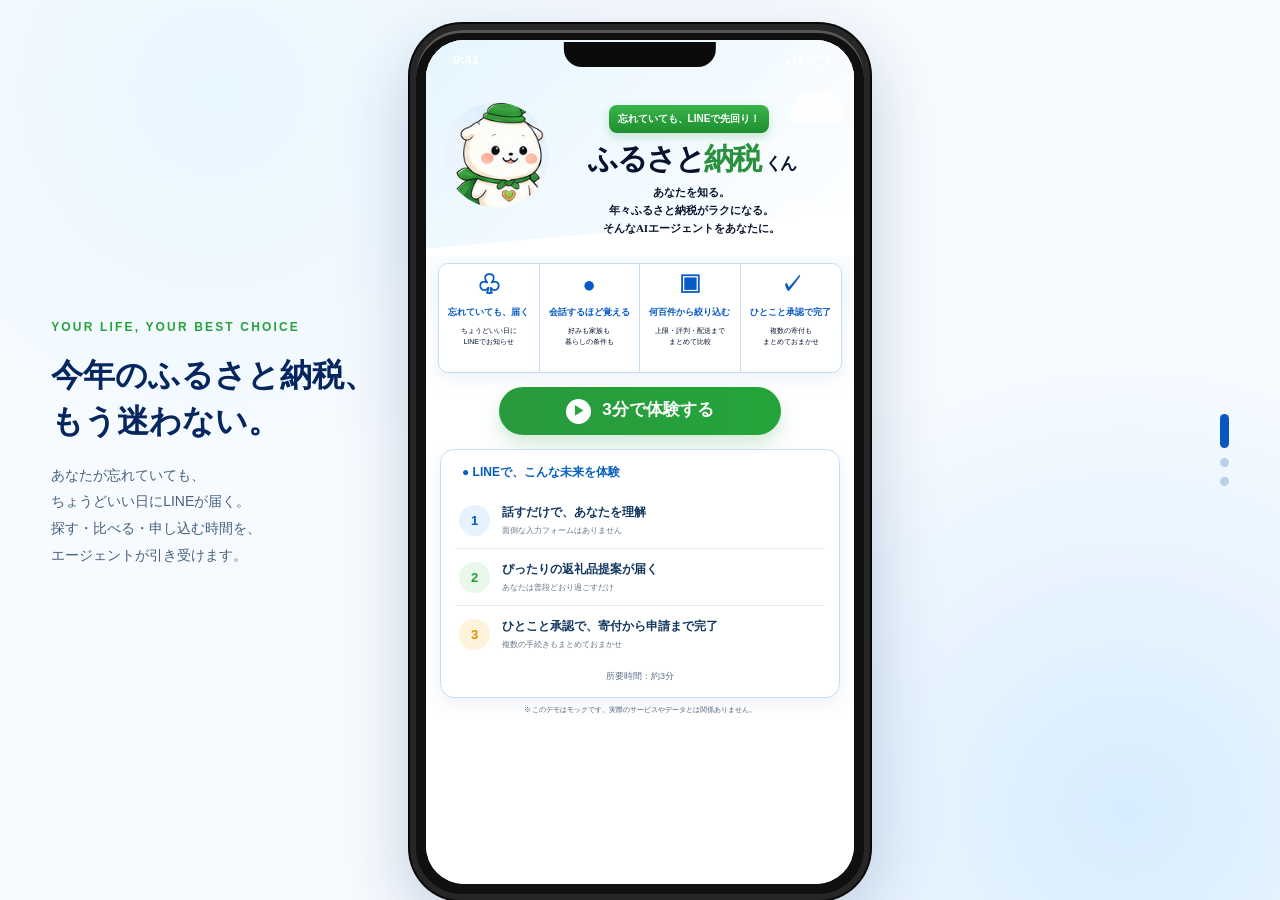
<file: index.html>
<!doctype html>
<html lang="ja">
<head>
  <meta charset="UTF-8">
  <meta name="viewport" content="width=device-width, initial-scale=1.0, viewport-fit=cover">
  <meta name="description" content="ふるさと納税エージェントの体験デモ">
  <title>ふるさと納税くん｜デモ</title>
  <script>
    const previewParams = new URLSearchParams(window.location.search);
    const previewDesign = previewParams.get('design');
    if (['a', 'b', 'c'].includes(previewDesign)) {
      document.documentElement.dataset.design = previewDesign;
    }
    if (previewParams.get('embed') === '1') document.documentElement.dataset.embed = '';
  </script>
  <link rel="stylesheet" href="styles.css">
  <link rel="stylesheet" href="design-variants.css">
  <style>
    /* LINEの実画面に合わせたチャット表示 */
    .screen-chat { background: #8faed0; }
    .chat-body { padding: 10px 8px 18px; background: #8faed0; }
    .message-row { gap: 7px; margin-bottom: 12px; }
    .mascot-tiny { width: 32px; height: 32px; }
    .profile-confirm-hero .profile-avatar {
      width: 50px;
      height: 50px;
      background-size: 800px 533px;
      background-position: -28px -267px;
      background-color: #fff;
    }
    .bubble {
      max-width: 76%;
      padding: 7px 10px;
      border-radius: 17px;
      font-size: 12px;
      font-weight: 400;
      line-height: 1.45;
    }
    .message-row.agent .bubble { border-radius: 3px 17px 17px 17px; }
    .message-row.agent .bubble::before {
      left: -6px;
      border-top-width: 7px;
      border-left-width: 7px;
    }
    .message-row.user .bubble {
      padding: 7px 10px;
      background: #8de055;
      border-radius: 17px 3px 17px 17px;
    }
    .message-row.user .bubble::after {
      right: -6px;
      border-top-width: 7px;
      border-right-width: 7px;
      border-top-color: #8de055;
    }
    /* 投稿日時・既読は吹き出しの外側（相手は右、自分は左）に置く */
    .message-row .bubble { flex: 0 1 auto; min-width: 0; }
    .message-row > time {
      flex: 0 0 auto;
      align-self: flex-end;
      font-size: 7px;
      font-weight: 500;
      line-height: 1.3;
      color: #40566a;
      white-space: nowrap;
    }
    .message-row.agent > time { margin-left: -2px; }
    .message-row.user > time { margin-right: -1px; text-align: right; }
    .chat-body .profile-confirm-card,
    .chat-body .proposal-card,
    .chat-body .review-card,
    .chat-body .complete-card,
    .chat-body .one-stop-card,
    .chat-body .memory-card { margin-left: 39px; }
    .quick-replies {
      right: 8px;
      left: 8px;
      width: auto;
      gap: 10px;
      padding: 10px 0 12px;
      pointer-events: none;
    }
    .quick-replies button,
    .quick-replies button:first-child {
      position: relative;
      max-width: calc(100% - 46px);
      width: fit-content;
      min-height: 0;
      padding: 8px 12px;
      border: 0;
      border-radius: 17px 3px 17px 17px;
      background: #d9f5c5;
      color: #17251a;
      text-align: left;
      font-size: 12px;
      font-weight: 400;
      line-height: 1.45;
      white-space: nowrap;
      box-shadow: none;
      pointer-events: auto;
    }
    .quick-replies button::after {
      content: "";
      position: absolute;
      right: -6px;
      top: 0;
      border-top: 7px solid #d9f5c5;
      border-right: 7px solid transparent;
    }
    /* 未選択の選択肢は薄い緑、押すと送信済みメッセージと同じ緑 */
    .quick-replies button:hover { background: #c9efad; box-shadow: none; }
    .quick-replies button:hover::after { border-top-color: #c9efad; }
    .quick-replies button:active { background: #8de055; }
    .quick-replies button:active::after { border-top-color: #8de055; }
    .quick-replies-label {
      margin: 0 0 -4px;
      color: #40566a;
      font-size: 8px;
      line-height: 1.3;
    }
    /* LINE実機（ライトブルーテーマ）のヘッダー・入力欄 */
    .phone-screen.is-chat .status-bar { color: #fff; background: #84d0ef; }
    .phone-screen.is-chat .status-icons i { background: #fff; }
    .phone-screen.is-chat .status-icons b { border-color: #fff; }
    .screen-chat .chat-header {
      display: flex;
      align-items: center;
      gap: 4px;
      height: 52px;
      padding: 0 8px 0 4px;
      background: #84d0ef;
      color: #fff;
      border: 0;
    }
    .chat-header svg,
    .composer svg {
      display: block;
      fill: none;
      stroke: currentColor;
      stroke-width: 1.8;
      stroke-linecap: round;
      stroke-linejoin: round;
    }
    .chat-header .icon-button {
      display: grid;
      place-items: center;
      width: 36px;
      height: 40px;
      padding: 0;
      color: #fff;
      transform: none;
    }
    .chat-header .icon-button svg { width: 23px; height: 23px; }
    .chat-header > #back-home svg { width: 24px; height: 24px; stroke-width: 1.6; }
    .chat-header .chat-title {
      flex: 1;
      display: flex;
      align-items: center;
      gap: 7px;
      min-width: 0;
      text-align: left;
    }
    .account-badge {
      display: grid;
      place-items: center;
      flex: 0 0 auto;
      width: 18px;
      height: 18px;
      border-radius: 50%;
      background: #2fcf6f;
    }
    .account-badge svg { width: 14px; height: 14px; fill: #fff; stroke: none; }
    .chat-header .chat-title h2 {
      margin: 0;
      color: #fff;
      font-size: 16px;
      font-weight: 700;
      white-space: nowrap;
      overflow: hidden;
      text-overflow: ellipsis;
    }
    .chat-header .chat-actions { display: flex; align-items: center; gap: 2px; }
    .chat-header .chat-actions .icon-button:first-child,
    .chat-header .chat-actions .icon-button:last-child { transform: none; font-size: inherit; }
    .screen-chat .composer {
      display: flex;
      align-items: center;
      gap: 12px;
      height: auto;
      min-height: 52px;
      padding: 8px 12px;
      border: 0;
      background: #e3f6fc;
      color: #7fcfea;
    }
    .composer > svg { flex: 0 0 auto; width: 23px; height: 23px; }
    .composer svg .fill { fill: currentColor; stroke: none; }
    .composer-input {
      flex: 1;
      display: flex;
      align-items: center;
      justify-content: flex-end;
      min-width: 0;
      height: 36px;
      padding: 0 6px;
      border: 1px solid #cdecf7;
      border-radius: 18px;
      background: #f4fbfe;
    }
    .composer-input svg { width: 24px; height: 24px; }
    /* iOSのドックアイコン */
    .dock i {
      overflow: hidden;
      background: none;
      font-size: 0;
      box-shadow: 0 2px 6px rgba(0, 0, 0, .12);
    }
    .dock i svg { display: block; width: 100%; height: 100%; }
  </style>
</head>
<body>
  <main class="demo-stage">
    <div class="stage-copy" aria-hidden="true">
      <span>YOUR LIFE, YOUR BEST CHOICE</span>
      <strong>今年のふるさと納税、<br>もう迷わない。</strong>
      <p>あなたが忘れていても、<br>ちょうどいい日にLINEが届く。<br>探す・比べる・申し込む時間を、<br>エージェントが引き受けます。</p>
    </div>

    <section class="phone" aria-label="ふるさと納税エージェント デモ">
      <div class="phone-speaker" aria-hidden="true"></div>
      <div class="phone-screen">
        <div class="status-bar" aria-hidden="true">
          <span>9:41</span>
          <div class="status-icons"><i></i><i></i><i></i><b></b></div>
        </div>

        <section class="screen screen-home is-active" data-screen="home" aria-label="ホーム画面">
          <header class="home-sky">
            <div class="cloud cloud-a"></div><div class="cloud cloud-b"></div>
            <div class="mascot mascot-large" role="img" aria-label="ふるさと納税くん"></div>
            <div class="agent-pill">忘れていても、LINEで先回り！</div>
            <h1>ふるさと<span>納税</span><small>くん</small></h1>
            <p>あなたを知る。<br>年々ふるさと納税がラクになる。<br>そんなAIエージェントをあなたに。</p>
          </header>

          <div class="benefits" aria-label="サービスの特徴">
            <article><b class="icon">♧</b><strong>忘れていても、届く</strong><span>ちょうどいい日に<br>LINEでお知らせ</span></article>
            <article><b class="icon">●</b><strong>会話するほど覚える</strong><span>好みも家族も<br>暮らしの条件も</span></article>
            <article><b class="icon">▣</b><strong>何百件から絞り込む</strong><span>上限・評判・配送まで<br>まとめて比較</span></article>
            <article><b class="icon">✓</b><strong>ひとこと承認で完了</strong><span>複数の寄付も<br>まとめておまかせ</span></article>
          </div>

          <button class="primary-cta" id="start-demo"><span>▶</span> 3分で体験する</button>

          <section class="journey-card">
            <div class="section-title">● LINEで、こんな未来を体験</div>
            <ol>
              <li><b>1</b><span><strong>話すだけで、あなたを理解</strong><small>面倒な入力フォームはありません</small></span></li>
              <li><b>2</b><span><strong>ぴったりの返礼品提案が届く</strong><small>あなたは普段どおり過ごすだけ</small></span></li>
              <li><b>3</b><span><strong>ひとこと承認で、寄付から申請まで完了</strong><small>複数の手続きもまとめておまかせ</small></span></li>
            </ol>
            <p>所要時間：約3分</p>
          </section>
          <p class="mock-note">※ このデモはモックです。実際のサービスやデータとは関係ありません。</p>
        </section>

        <section class="screen screen-notification" data-screen="notification" aria-label="通知画面">
          <div class="wallpaper" aria-hidden="true"><i></i><i></i><i></i></div>
          <div class="app-grid">
            <button class="chat-app" id="chat-app" aria-label="LINEを開く">
              <span class="app-icon"><img src="assets/LINE_APP_iOS.png" alt=""><b class="notify-badge">1</b></span>
              <strong>LINE</strong>
            </button>
          </div>
          <button class="notification-card" id="notification-card" aria-label="通知を開く">
            <img class="mini-app-icon" src="assets/LINE_APP_iOS.png" alt="LINE">
            <span class="notification-copy"><b>ふるさと納税くん</b><small>今</small><strong id="notification-message">あなたに合いそうな、いい返礼品を3つ見つけたよー！ 🎁</strong></span>
          </button>
          <div class="tap-guide"><span>↗</span><p>タップして<br>チャットを開く</p></div>
          <div class="dock" aria-hidden="true">
            <i><svg viewBox="0 0 60 60"><defs><linearGradient id="dock-green" x1="0" y1="0" x2="0" y2="1"><stop offset="0" stop-color="#84ef7c"/><stop offset="1" stop-color="#2dbd3b"/></linearGradient></defs><rect width="60" height="60" fill="url(#dock-green)"/><path fill="#fff" transform="translate(30 30) scale(1.18) translate(-30 -30)" d="M22.3 13.6c1.3-.4 2.7.2 3.4 1.4l3 5.4c.6 1.1.4 2.5-.5 3.4l-2.6 2.5c-.4.4-.5 1-.2 1.5 1.9 3.6 4.4 6.2 8 8.1.5.3 1.1.2 1.5-.2l2.5-2.6c.9-.9 2.3-1.1 3.4-.5l5.4 3c1.2.7 1.8 2.1 1.4 3.4l-.9 3c-.5 1.6-1.9 2.8-3.6 2.9-4 .2-9.9-1.4-15.9-7.4s-7.6-11.9-7.4-15.9c.1-1.7 1.3-3.1 2.9-3.6z"/></svg></i>
            <i><svg viewBox="0 0 60 60"><defs><linearGradient id="dock-blue" x1="0" y1="0" x2="0" y2="1"><stop offset="0" stop-color="#2cc0fb"/><stop offset="1" stop-color="#1566df"/></linearGradient></defs><rect width="60" height="60" fill="#fff"/><circle cx="30" cy="30" r="22.5" fill="url(#dock-blue)"/><circle cx="30" cy="30" r="19.5" fill="none" stroke="#fff" stroke-width="2.4" stroke-dasharray=".45 2.1" opacity=".9"/><g transform="rotate(45 30 30)"><path fill="#ff3b30" d="M27.4 30 30 9.5l2.6 20.5z"/><path fill="#fff" d="M27.4 30 30 50.5l2.6-20.5z"/></g></svg></i>
            <i><svg viewBox="0 0 60 60"><rect width="60" height="60" fill="url(#dock-green)"/><ellipse cx="30" cy="28.5" rx="19" ry="15" fill="#fff"/><path fill="#fff" d="M17.4 37.5c-.3 3.6-1.8 6.1-4.3 7.6 4.4.3 8.4-1 11.4-3.7z"/></svg></i>
            <i><svg viewBox="0 0 60 60"><defs><linearGradient id="dock-red" x1="0" y1="0" x2="0" y2="1"><stop offset="0" stop-color="#fd6a80"/><stop offset="1" stop-color="#f7253d"/></linearGradient></defs><rect width="60" height="60" fill="url(#dock-red)"/><g fill="#fff"><path d="M23 19.5 42.5 14v5.6L25.8 24.4V42h-2.8z"/><path d="M39.7 15h2.8v23h-2.8z"/><ellipse cx="19.8" cy="42.5" rx="6.2" ry="4.9" transform="rotate(-18 19.8 42.5)"/><ellipse cx="36.5" cy="38.5" rx="6.2" ry="4.9" transform="rotate(-18 36.5 38.5)"/></g></svg></i>
          </div>
        </section>

        <section class="screen screen-chat" data-screen="chat" aria-label="チャット画面">
          <header class="chat-header">
            <button class="icon-button" id="back-home" aria-label="ホームに戻る"><svg viewBox="0 0 24 24" aria-hidden="true"><path d="M15 3.5 6.5 12l8.5 8.5"/></svg></button>
            <div class="chat-title"><span class="account-badge" aria-hidden="true"><svg viewBox="0 0 24 24"><path d="m12 6.6 1.6 3.3 3.6.5-2.6 2.5.6 3.6-3.2-1.7-3.2 1.7.6-3.6-2.6-2.5 3.6-.5z"/></svg></span><h2>ふるさと納税くん</h2></div>
            <div class="chat-actions">
              <button class="icon-button" aria-label="トーク内検索"><svg viewBox="0 0 24 24" aria-hidden="true"><circle cx="10.5" cy="10.5" r="7.5"/><path d="M10.5 6.5v4.2l2.8 1.6M16 16l5 5"/></svg></button>
              <button class="icon-button" aria-label="メニュー"><svg viewBox="0 0 24 24" aria-hidden="true"><path d="M4 5.5h16M4 12h16M4 18.5h16"/></svg></button>
              <button class="icon-button" aria-label="設定"><svg viewBox="0 0 24 24" aria-hidden="true"><circle cx="12" cy="12" r="3"/><path d="M19.4 15a1.65 1.65 0 0 0 .33 1.82l.06.06a2 2 0 0 1-2.83 2.83l-.06-.06a1.65 1.65 0 0 0-1.82-.33 1.65 1.65 0 0 0-1 1.51V21a2 2 0 0 1-4 0v-.09A1.65 1.65 0 0 0 9 19.4a1.65 1.65 0 0 0-1.82.33l-.06.06a2 2 0 0 1-2.83-2.83l.06-.06a1.65 1.65 0 0 0 .33-1.82 1.65 1.65 0 0 0-1.51-1H3a2 2 0 0 1 0-4h.09A1.65 1.65 0 0 0 4.6 9a1.65 1.65 0 0 0-.33-1.82l-.06-.06a2 2 0 0 1 2.83-2.83l.06.06a1.65 1.65 0 0 0 1.82.33H9a1.65 1.65 0 0 0 1-1.51V3a2 2 0 0 1 4 0v.09a1.65 1.65 0 0 0 1 1.51 1.65 1.65 0 0 0 1.82-.33l.06-.06a2 2 0 0 1 2.83 2.83l-.06.06a1.65 1.65 0 0 0-.33 1.82V9a1.65 1.65 0 0 0 1.51 1H21a2 2 0 0 1 0 4h-.09a1.65 1.65 0 0 0-1.51 1z"/></svg></button>
            </div>
          </header>
          <div class="chat-body" id="chat-body" aria-live="polite">
            <div class="day-label">1月1日</div>
            <div id="dynamic-messages"></div>
          </div>
          <div class="quick-replies is-hidden" id="quick-replies"></div>
          <div class="composer" aria-hidden="true">
            <svg viewBox="0 0 24 24"><path d="M12 3v18M3 12h18"/></svg>
            <svg viewBox="0 0 24 24"><path d="M8.5 5.5 9.8 3.5h4.4l1.3 2H19a2 2 0 0 1 2 2V18a2 2 0 0 1-2 2H5a2 2 0 0 1-2-2V7.5a2 2 0 0 1 2-2z"/><circle cx="12" cy="12.5" r="3.5"/></svg>
            <svg viewBox="0 0 24 24"><rect x="3.5" y="3.5" width="17" height="17" rx="2.5"/><path class="fill" d="m7.5 16.5 5-6.5 4 6.5z"/><circle class="fill" cx="16" cy="8" r="1.2"/></svg>
            <div class="composer-input"><svg viewBox="0 0 24 24"><circle cx="12" cy="12" r="9"/><circle class="fill" cx="9" cy="10" r="1.1"/><circle class="fill" cx="15" cy="10" r="1.1"/><path d="M8.3 14.2a4.5 4.5 0 0 0 7.4 0"/></svg></div>
            <svg viewBox="0 0 24 24"><rect x="9" y="3" width="6" height="11" rx="3"/><path d="M5.5 11a6.5 6.5 0 0 0 13 0M12 17.5V21"/></svg>
          </div>
        </section>
        <button class="demo-ending" id="demo-ending" hidden aria-label="デモは終了です。体験ありがとうございました。タップしてホームへ戻る">
          <strong>デモは終了です。</strong>
          <span>体験ありがとうございました。</span>
          <small>タップしてホームへ戻る</small>
        </button>
        <div class="time-transition" id="time-transition" aria-hidden="true"><small id="transition-label">プロフィールを保存しました</small><strong id="transition-title">数ヶ月後</strong><span id="transition-date">5月1日</span></div>
      </div>
    </section>

    <nav class="screen-dots" aria-label="画面進行"><button class="is-current" data-nav="home" aria-label="ホーム画面"></button><button data-nav="notification" aria-label="通知画面"></button><button data-nav="chat" aria-label="チャット画面"></button></nav>
  </main>
  <script src="app.js"></script>
</body>
</html>
</file>
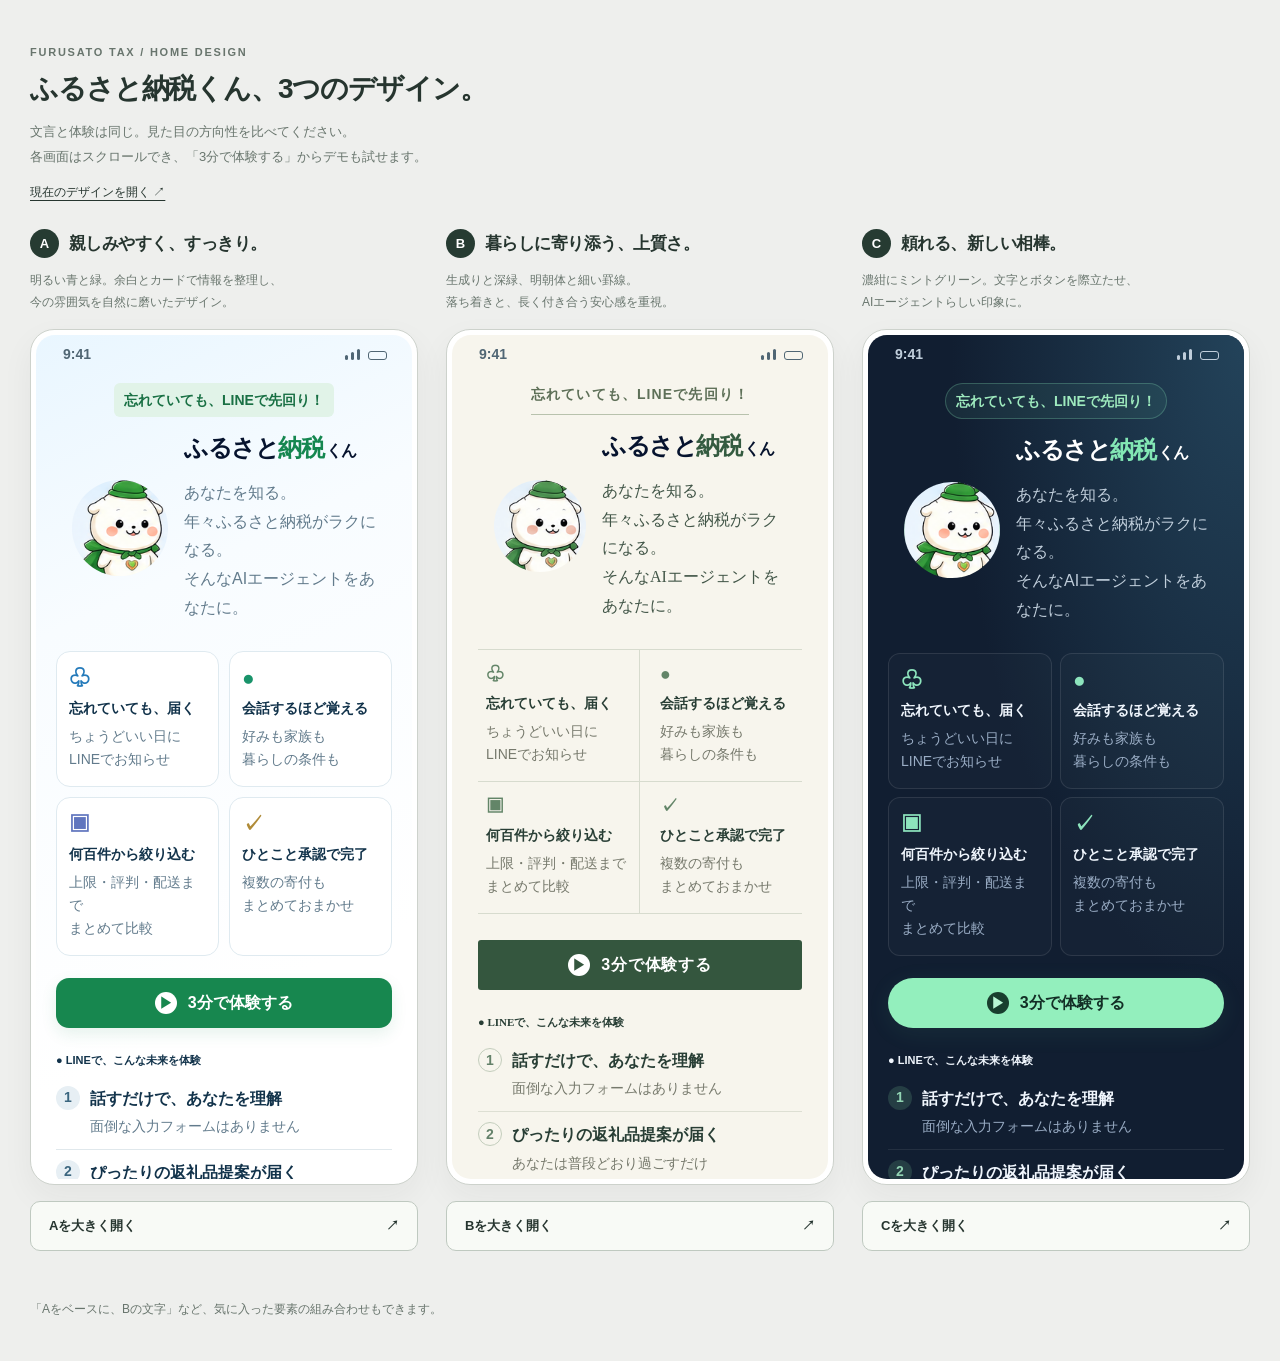
<file: designs.html>
<!doctype html>
<html lang="ja">
<head>
<meta charset="UTF-8">
<meta name="viewport" content="width=device-width, initial-scale=1">
<title>ホームデザイン比較｜ふるさと納税くん</title>
<style>
*{box-sizing:border-box}body{margin:0;background:#eeefed;color:#26352f;font-family:-apple-system,BlinkMacSystemFont,"Hiragino Sans","Yu Gothic UI",sans-serif}a{color:inherit}header{max-width:1320px;margin:auto;padding:42px 30px 28px}.eyebrow{font-size:11px;letter-spacing:.16em;color:#68756d;font-weight:700}h1{font-size:28px;letter-spacing:-.04em;margin:10px 0 12px}header p{font-size:13px;line-height:1.9;color:#68756d;margin:0}.original{display:inline-block;margin-top:15px;font-size:12px;text-underline-offset:4px}.grid{max-width:1320px;margin:0 auto;padding:0 30px 48px;display:grid;grid-template-columns:repeat(3,minmax(0,1fr));gap:28px}.option{min-width:0}.label{display:flex;gap:10px;align-items:center;margin-bottom:12px}.letter{display:grid;place-items:center;width:29px;height:29px;border-radius:50%;background:#263b32;color:white;font-size:13px;font-weight:700}h2{margin:0;font-size:17px;letter-spacing:-.03em}.description{font-size:12px;color:#68756d;line-height:1.8;min-height:44px;margin:0 0 15px}.device{border:1px solid #cdd2cc;border-radius:24px;background:#fff;padding:5px;box-shadow:0 12px 32px #2031290d;overflow:hidden}iframe{display:block;width:100%;height:844px;border:0;border-radius:19px;background:#fff}.open{display:flex;align-items:center;justify-content:space-between;border:1px solid #bfc9c0;border-radius:10px;text-decoration:none;font-size:13px;font-weight:600;padding:15px 18px;margin-top:16px;background:#f8faf6}.open:hover{background:#e1e8df}.open:focus-visible,.original:focus-visible{outline:3px solid #1e724b;outline-offset:4px}.foot{max-width:1320px;margin:0 auto;padding:0 30px 40px;color:#68756d;font-size:12px;line-height:1.8}@media(max-width:1000px){.grid{gap:16px;padding:0 16px 40px}header{padding-left:20px;padding-right:20px}iframe{height:800px}.description{min-height:65px}h2{font-size:15px}}@media(max-width:1100px){.grid{grid-template-columns:1fr;max-width:440px;gap:36px}header{max-width:440px;padding-top:28px}h1{font-size:25px}.description{min-height:0}iframe{height:800px}.foot{max-width:440px}}
</style>
</head>
<body>
<header>
  <span class="eyebrow">FURUSATO TAX / HOME DESIGN</span>
  <h1>ふるさと納税くん、3つのデザイン。</h1>
  <p>文言と体験は同じ。見た目の方向性を比べてください。<br>各画面はスクロールでき、「3分で体験する」からデモも試せます。</p>
  <a class="original" href="./index.html" target="_blank" rel="noopener">現在のデザインを開く ↗</a>
</header>
<main class="grid">
  <section class="option">
    <div class="label"><span class="letter">A</span><h2>親しみやすく、すっきり。</h2></div>
    <p class="description">明るい青と緑。余白とカードで情報を整理し、<br>今の雰囲気を自然に磨いたデザイン。</p>
    <div class="device"><iframe src="./index.html?design=a&amp;embed=1" title="A：親しみやすい青と緑のデザイン"></iframe></div>
    <a class="open" href="./index.html?design=a" target="_blank" rel="noopener">Aを大きく開く <span aria-hidden="true">↗</span></a>
  </section>
  <section class="option">
    <div class="label"><span class="letter">B</span><h2>暮らしに寄り添う、上質さ。</h2></div>
    <p class="description">生成りと深緑、明朝体と細い罫線。<br>落ち着きと、長く付き合う安心感を重視。</p>
    <div class="device"><iframe src="./index.html?design=b&amp;embed=1" title="B：生成りと深緑の落ち着いたデザイン"></iframe></div>
    <a class="open" href="./index.html?design=b" target="_blank" rel="noopener">Bを大きく開く <span aria-hidden="true">↗</span></a>
  </section>
  <section class="option">
    <div class="label"><span class="letter">C</span><h2>頼れる、新しい相棒。</h2></div>
    <p class="description">濃紺にミントグリーン。文字とボタンを際立たせ、<br>AIエージェントらしい印象に。</p>
    <div class="device"><iframe src="./index.html?design=c&amp;embed=1" title="C：濃紺とミントグリーンのデザイン"></iframe></div>
    <a class="open" href="./index.html?design=c" target="_blank" rel="noopener">Cを大きく開く <span aria-hidden="true">↗</span></a>
  </section>
</main>
<p class="foot">「Aをベースに、Bの文字」など、気に入った要素の組み合わせもできます。</p>
</body>
</html>
</file>
<file: styles.css>
:root{--navy:#06265f;--blue:#0757bf;--green:#26a33c;--pale:#eaf6ff;--ink:#07142d;--line:#c7def8;--shadow:0 24px 70px rgba(6,38,95,.22)}
.chat-body .profile-confirm-card,.chat-body .proposal-card,.chat-body .review-card,.chat-body .complete-card,.chat-body .one-stop-card,.chat-body .memory-card{margin-left:43px}
*{box-sizing:border-box}html,body{margin:0;min-height:100%;font-family:-apple-system,BlinkMacSystemFont,"Hiragino Sans","Yu Gothic UI",Meiryo,sans-serif;color:var(--ink)}button{font:inherit}body{background:radial-gradient(circle at 17% 10%,#e9f7ff 0,transparent 30%),radial-gradient(circle at 88% 90%,#d7edff 0,transparent 34%),#f7fbff;overflow:hidden}.demo-stage{height:100vh;min-height:760px;display:grid;place-items:center;position:relative;padding:24px}.stage-copy{position:absolute;left:max(4vw,38px);top:50%;transform:translateY(-50%);width:330px;color:var(--navy)}.stage-copy span{font-size:12px;font-weight:800;letter-spacing:.18em;color:var(--green)}.stage-copy strong{display:block;font-size:32px;line-height:1.45;margin:17px 0}.stage-copy p{font-size:14px;line-height:1.9;color:#47617f}.phone{height:min(920px,calc(100vh - 44px));aspect-ratio:9/19.3;background:#101010;border:6px solid #262626;border-radius:52px;padding:10px;box-shadow:0 3px 0 #555 inset,0 0 0 2px #090909,var(--shadow);position:relative}.phone-speaker{position:absolute;z-index:20;top:12px;left:50%;transform:translateX(-50%);width:34%;height:25px;border-radius:0 0 18px 18px;background:#0b0b0c}.phone-screen{height:100%;border-radius:38px;overflow:hidden;position:relative;background:#fff}.status-bar{height:38px;position:absolute;inset:0 0 auto;z-index:15;color:#fff;display:flex;align-items:center;justify-content:space-between;padding:0 25px 0 27px;font-size:13px;font-weight:800;pointer-events:none}.status-icons{display:flex;align-items:flex-end;gap:3px}.status-icons i{display:block;width:3px;background:white;border-radius:2px}.status-icons i:nth-child(1){height:5px}.status-icons i:nth-child(2){height:8px}.status-icons i:nth-child(3){height:11px}.status-icons b{width:19px;height:9px;border:1.5px solid white;border-radius:3px;margin-left:5px}.screen{position:absolute;inset:0;opacity:0;visibility:hidden;transform:translateX(30px);transition:opacity .38s ease,transform .38s ease,visibility .38s;overflow:hidden}.screen.is-active{opacity:1;visibility:visible;transform:none}.screen-home{background:linear-gradient(#eff9ff,#fff 43%);overflow-y:auto;padding-bottom:18px}.home-sky{height:215px;position:relative;padding-top:72px;text-align:center;background:linear-gradient(135deg,#e5f5ff,#fff)}.home-sky:after{content:"";position:absolute;inset:auto 0 0;height:45px;background:linear-gradient(175deg,transparent 45%,#fff 46%)}.cloud{position:absolute;width:55px;height:19px;background:white;border-radius:20px;opacity:.9}.cloud:before,.cloud:after{content:"";position:absolute;background:white;border-radius:50%}.cloud:before{width:25px;height:25px;left:8px;top:-11px}.cloud:after{width:32px;height:32px;right:3px;top:-14px}.cloud-a{top:64px;right:10px}.cloud-b{top:165px;right:30px;transform:scale(.7)}.agent-pill{position:relative;z-index:3;display:inline-block;background:linear-gradient(#39b54a,#1e8d30);color:#fff;border-radius:8px;padding:8px 12px 9px;font-size:12px;font-weight:800;box-shadow:0 4px 10px rgba(35,155,54,.23)}.home-sky h1{position:relative;z-index:2;margin:12px 0 2px 118px;font-family:serif;font-size:36px;line-height:1;color:#06132e;letter-spacing:-3px}.home-sky h1 span{color:#29913d}.home-sky h1 small{font-size:20px;margin-left:5px}.home-sky p{position:relative;z-index:2;margin:10px 0 0 120px;font-family:serif;font-weight:700;font-size:13px;line-height:1.7}.mascot{background-image:url("assets/design-reference.png");background-repeat:no-repeat;flex:0 0 auto}.mascot-large{position:absolute;z-index:4;left:18px;top:56px;width:128px;height:151px;background-size:1536px 1024px;background-position:-37px -63px}.benefits{margin:8px 12px 14px;display:grid;grid-template-columns:repeat(4,1fr);border:1px solid var(--line);border-radius:10px;overflow:hidden;background:#fff;box-shadow:0 5px 14px rgba(35,92,148,.08)}.benefits article{text-align:center;padding:10px 3px 9px;min-height:108px;border-right:1px solid var(--line)}.benefits article:last-child{border:0}.benefits .icon{display:block;color:#075bc6;font-size:22px;line-height:1;margin-bottom:9px}.benefits strong{display:block;color:#075bc6;font-size:9px;line-height:1.65;white-space:nowrap}.benefits span{display:block;margin-top:5px;font-size:7px;line-height:1.6}.primary-cta{display:block;width:66%;height:48px;border:0;border-radius:28px;margin:0 auto 14px;color:white;background:linear-gradient(90deg,#299a3d,#24a43b);font-size:17px;font-weight:800;box-shadow:0 8px 18px rgba(38,160,57,.22);cursor:pointer;transition:.2s}.primary-cta:hover{transform:translateY(-2px);box-shadow:0 11px 24px rgba(38,160,57,.32)}.primary-cta span{display:inline-grid;place-items:center;width:25px;height:25px;border-radius:50%;background:#fff;color:#2ba33e;margin-right:6px;font-size:12px}.profile-card{margin:0 11px;border:1px solid var(--line);border-radius:12px;background:rgba(255,255,255,.9);padding:7px}.section-title{font-size:12px;font-weight:800;color:#0860bd;padding:1px 7px 8px}.section-title small{font-size:7px;font-weight:600}.profile-head{display:flex;align-items:center;border:1px solid #d5e5fa;border-radius:9px;padding:6px 10px;height:81px}.profile-avatar{width:65px;height:68px;background-image:url("assets/design-reference.png");background-size:1536px 1024px;background-position:-54px -515px;background-repeat:no-repeat;border-radius:50%;margin-right:12px}.profile-head h2{font-size:15px;margin:0 0 5px}.profile-head h2 small{font-size:10px}.profile-head h2 em{font-style:normal;font-size:9px;color:#1462b8;background:#ddebff;border-radius:12px;padding:5px 8px}.profile-head p{font-size:10px;margin:2px 0;font-weight:700}.profile-head p strong{font-size:15px}.profile-grid{display:grid;grid-template-columns:1fr 1fr;gap:5px;margin-top:6px}.profile-grid article{border:1px solid #bed9fb;border-radius:8px;padding:7px 9px;min-height:67px}.profile-grid h3{margin:0 0 4px;font-size:11px;color:#ff4b6b}.profile-grid h3 span{color:#075bc6;margin-left:4px}.profile-grid p{font-size:8.5px;line-height:1.55;margin:0}.mock-note{text-align:center;font-size:7px;color:#52657d;margin:9px 0 0}.screen-notification{background:linear-gradient(145deg,#06306f 0%,#006084 40%,#02a48e 100%)}.wallpaper{position:absolute;inset:0;overflow:hidden}.wallpaper i{position:absolute;background:rgba(0,199,174,.36);clip-path:polygon(100% 0,15% 30%,100% 100%)}.wallpaper i:nth-child(1){width:420px;height:500px;right:-150px;top:0}.wallpaper i:nth-child(2){width:500px;height:500px;left:-120px;bottom:-170px;transform:rotate(30deg);background:rgba(1,27,107,.38)}.wallpaper i:nth-child(3){width:350px;height:400px;right:-150px;bottom:-60px;background:rgba(0,220,174,.32)}.app-grid{position:absolute;top:85px;left:31px}.chat-app{border:0;background:transparent;color:white;cursor:pointer;padding:0;text-align:left}.app-icon{display:grid;place-items:center;width:70px;height:70px;border-radius:18px;background:linear-gradient(145deg,#00df63,#00b63e);position:relative;box-shadow:0 8px 20px rgba(0,0,0,.18)}.app-icon i,.mini-app-icon{font-style:normal;color:#00c84e;background:white;border-radius:50%;width:42px;height:32px;display:grid;place-items:center}.notify-badge{position:absolute;right:-7px;top:-9px;width:25px;height:25px;border-radius:50%;background:#ff3926;color:#fff;display:grid;place-items:center;font-size:14px}.chat-app strong{display:block;font-size:11px;margin-top:10px}.notification-card{position:absolute;z-index:4;top:205px;left:18px;right:18px;border:0;border-radius:17px;background:rgba(244,250,255,.88);backdrop-filter:blur(12px);padding:16px 14px;display:flex;gap:12px;text-align:left;box-shadow:0 8px 30px rgba(0,0,0,.12);cursor:pointer;color:var(--ink);animation:drop-in .65s cubic-bezier(.2,.8,.2,1)}.mini-app-icon{width:43px;height:43px;background:#06cb4f;color:#fff;font-size:0}.mini-app-icon:after{content:"●";font-size:13px;color:#06cb4f;background:white;border-radius:50%;width:29px;height:23px;display:grid;place-items:center}.notification-copy{flex:1;position:relative}.notification-copy>b{font-size:15px}.notification-copy small{position:absolute;right:0;top:2px;color:#44515f}.notification-copy strong{font-size:13px;line-height:1.7;display:block;margin-top:13px}.tap-guide{position:absolute;top:425px;left:0;right:0;text-align:center;color:white}.tap-guide span{font-size:65px;display:block;transform:rotate(-15deg);font-family:serif}.tap-guide p{font-size:18px;line-height:1.6;margin:-2px 0}.dock{position:absolute;left:17px;right:17px;bottom:17px;height:82px;border-radius:24px;background:rgba(255,255,255,.2);backdrop-filter:blur(12px);display:flex;align-items:center;justify-content:space-around}.dock i{font-style:normal;width:53px;height:53px;border-radius:13px;background:#0ec859;color:#fff;display:grid;place-items:center;font-size:26px}.dock i:nth-child(2){background:#0aaaf3}.dock i:nth-child(3){background:#1db7e8}.dock i:nth-child(4){background:linear-gradient(#eee,#65686c)}
.screen-chat{background:#dcefff;padding-top:38px;display:flex;flex-direction:column}.chat-header{height:57px;background:linear-gradient(90deg,#07306b,#05275e);display:flex;align-items:center;padding:7px 8px;color:white;flex:0 0 auto}.chat-header .icon-button{border:0;background:transparent;color:#fff;font-size:29px;line-height:1;cursor:pointer;padding:3px 7px}.chat-header h2{font-size:14px;margin:0}.chat-header p{font-size:7px;margin:2px 0 0;font-weight:700}.chat-header p i{display:inline-block;width:7px;height:7px;border-radius:50%;background:#41c944}.header-spacer{flex:1}.mascot-small{width:38px;height:38px;background-size:420px 280px;background-position:-10px -17px;border-radius:50%;margin-right:7px}.chat-body{flex:1;overflow-y:auto;padding:11px 10px 18px;scroll-behavior:smooth;background:linear-gradient(135deg,rgba(255,255,255,.25),rgba(131,190,246,.35))}.chat-body::-webkit-scrollbar{width:0}.day-label{text-align:center;font-size:8px;color:#5d7390;margin-bottom:7px}.message-row{display:flex;align-items:flex-start;margin:0 0 9px;gap:7px;animation:message-in .35s ease both}.message-row.user{justify-content:flex-end}.mascot-tiny{width:34px;height:34px;border-radius:50%;background-size:420px 280px;background-position:-10px -17px}.bubble{position:relative;max-width:76%;border-radius:12px;background:white;padding:10px 11px 15px;font-size:10.5px;font-weight:650;line-height:1.55;box-shadow:0 2px 6px rgba(17,65,118,.05)}.message-row.user .bubble{background:#aee66f;border-radius:12px 2px 12px 12px;padding-bottom:9px}.bubble time{position:absolute;right:-29px;bottom:1px;font-size:6px;color:#526275;font-weight:500;white-space:nowrap}.message-row.user .bubble time{right:auto;left:-37px;text-align:right}.proposal-card{background:white;border-radius:14px;padding:11px 10px;margin:5px 5px 11px 25px;box-shadow:0 4px 13px rgba(35,80,130,.08)}.proposal-card h3{font-size:10px;margin:0 0 8px}.products{display:grid;grid-template-columns:repeat(3,1fr);gap:5px}.products>div{min-width:0}.product-photo{height:57px;border-radius:5px;display:flex;align-items:flex-end;padding:4px;color:white;text-shadow:0 1px 3px #000;font-size:7px;font-weight:800;background-image:linear-gradient(135deg,rgba(0,0,0,.05),rgba(0,0,0,.2)),url("assets/design-reference.png");background-size:1536px 1024px}.product-photo.beef{background-position:-1010px -542px}.product-photo.paper{background-position:-1154px -542px}.product-photo.rice{background-position:-1300px -542px}.products b{display:block;font-size:7px;line-height:1.35;margin-top:3px;white-space:nowrap;overflow:hidden;text-overflow:ellipsis}.products strong{display:block;font-size:9px;margin-top:2px}.products em{font-style:normal;background:#28a341;color:#fff;padding:2px 4px;border-radius:3px;font-size:6px}.products em.cold{background:#0870d6}.proposal-summary{display:grid;grid-template-columns:.8fr 1fr 1.5fr;margin-top:9px;padding-top:8px;border-top:1px solid #e2e8ef}.proposal-summary p{margin:0;padding:0 7px;border-right:1px solid #e1e6ed;font-size:7px}.proposal-summary p:first-child{padding-left:0}.proposal-summary p span,.proposal-summary p strong{display:block}.proposal-summary p strong{font-size:10px;margin-top:3px}.proposal-summary p i{display:block;height:5px;background:#e6e9ed;border-radius:3px;margin-top:5px}.proposal-summary p i b{display:block;width:88%;height:100%;background:#36a448;border-radius:3px}.proposal-summary ul{list-style:none;margin:0;padding:0 0 0 9px;font-size:6px;line-height:1.7}.proposal-summary li:before{content:"✓";color:#22a63e;font-weight:800;margin-right:4px}.proposal-summary li:first-child{color:#ff4367;font-weight:800}.quick-replies{height:45px;display:flex;gap:6px;align-items:center;padding:5px 11px;background:#dcefff;overflow-x:auto;flex:0 0 auto}.quick-replies button{flex:1;min-width:max-content;height:31px;border:1px solid #249b37;border-radius:18px;background:#fff;color:#17364a;font-size:9px;font-weight:700;padding:0 12px;cursor:pointer;transition:.2s}.quick-replies button:first-child{background:#2aa23f;color:white}.quick-replies button:hover{transform:translateY(-1px);box-shadow:0 4px 10px rgba(28,110,44,.16)}.quick-replies.is-hidden{display:none}.composer{height:50px;display:flex;align-items:center;gap:11px;padding:6px 11px;background:white;flex:0 0 auto;color:#53657c}.composer b{font-size:23px;font-weight:300}.composer p{flex:1;height:33px;border-radius:18px;background:#f1f3f6;color:#acb5c0;margin:0;padding:9px 13px;font-size:8px}.screen-dots{position:absolute;right:max(4vw,38px);top:50%;transform:translateY(-50%);display:flex;flex-direction:column;gap:10px}.screen-dots button{width:9px;height:9px;border:0;border-radius:50%;background:#b8d1e9;padding:0;cursor:pointer}.screen-dots button.is-current{height:34px;border-radius:6px;background:var(--blue)}.processing-card,.complete-card{margin:8px 4px 12px 25px;background:white;border-radius:14px;padding:14px;box-shadow:0 5px 18px rgba(21,72,127,.12);animation:message-in .35s ease both}.processing-card h3,.complete-card h3{font-size:12px;margin:0 0 10px}.steps{display:grid;gap:8px}.step{display:flex;align-items:center;gap:8px;font-size:9px;color:#8a97a6}.step i{width:18px;height:18px;border:2px solid #cad4de;border-radius:50%;display:grid;place-items:center;font-style:normal;font-size:8px}.step.is-done{color:#17344e;font-weight:700}.step.is-done i{border-color:#28a442;background:#28a442;color:white}.step.is-active{color:#075bc6;font-weight:800}.step.is-active i{border-color:#0870d6;border-top-color:transparent;animation:spin .7s linear infinite}.complete-card{text-align:center;border:2px solid #48b85b}.complete-card .check{width:48px;height:48px;border-radius:50%;background:#31aa47;color:white;display:grid;place-items:center;margin:0 auto 8px;font-size:25px}.complete-card h3{font-size:16px;color:#188b31}.complete-card p{font-size:9px;line-height:1.6}.delivery-list{text-align:left;border-top:1px solid #e2e8ef;margin-top:9px;padding-top:8px}.delivery-list div{display:flex;justify-content:space-between;font-size:8px;margin:5px 0}.restart-button{border:0;background:#075bc6;color:#fff;border-radius:20px;padding:9px 18px;font-size:9px;font-weight:800;cursor:pointer;margin-top:8px}@keyframes drop-in{from{opacity:0;transform:translateY(-35px)}to{opacity:1;transform:none}}@keyframes message-in{from{opacity:0;transform:translateY(10px) scale(.98)}to{opacity:1;transform:none}}@keyframes spin{to{transform:rotate(360deg)}}
@media(max-width:1050px){.stage-copy{display:none}.screen-dots{right:24px}}@media(max-height:800px){.phone{border-radius:40px}.phone-screen{border-radius:29px}.profile-grid article{min-height:60px}.home-sky{height:195px;padding-top:62px}.mascot-large{top:49px;transform:scale(.9);transform-origin:left top}.benefits{margin-top:4px}.profile-head{height:72px}.profile-grid p{font-size:7.5px}}
@media(prefers-reduced-motion:reduce){*,*:before,*:after{animation-duration:.01ms!important;transition-duration:.01ms!important;scroll-behavior:auto!important}}
.app-icon i{width:48px;height:35px;font-size:9px;font-weight:900;letter-spacing:-.06em}.mini-app-icon{font-size:7px;font-weight:900;color:#06cb4f;flex:0 0 auto}.mini-app-icon:after{display:none}
.phone{width:min(460px,calc(100vw - 24px));height:min(920px,calc(100vh - 24px));aspect-ratio:auto}.home-sky{height:216px;padding-top:65px}.mascot-large{left:18px;top:53px;transform:scale(.82);transform-origin:left top}.agent-pill{margin-left:98px;padding:7px 9px;font-size:10px;white-space:nowrap}.home-sky h1{margin:11px 0 2px 103px;font-size:30px;letter-spacing:-2px;white-space:nowrap}.home-sky h1 small{font-size:17px}.home-sky p{margin:9px 0 0 103px;font-size:11px;line-height:1.65}.benefits{margin-top:7px}.profile-grid article{min-height:64px}.profile-cta{display:block;width:100%;height:39px;border:0;border-radius:22px;margin:7px 0 0;background:linear-gradient(90deg,#0951bb,#0a68db);color:#fff;font-size:12px;font-weight:800;cursor:pointer}.mock-note{margin-top:7px}
@media(max-width:480px){.demo-stage{padding:12px}.phone{width:calc(100vw - 24px);height:calc(100vh - 24px)}.screen-dots{display:none}}
.journey-card{margin:7px 14px 0;border:1px solid var(--line);border-radius:14px;background:#fff;padding:13px 14px;box-shadow:0 6px 18px rgba(35,92,148,.08)}.journey-card ol{list-style:none;margin:3px 0 8px;padding:0}.journey-card li{display:flex;align-items:center;gap:12px;padding:12px 4px;border-bottom:1px solid #e5eef8}.journey-card li:last-child{border-bottom:0}.journey-card li>b{width:31px;height:31px;border-radius:50%;display:grid;place-items:center;background:#e7f2ff;color:#075bc6;font-size:13px}.journey-card li:nth-child(2)>b{background:#e8f8eb;color:#229b38}.journey-card li:nth-child(3)>b{background:#fff3dc;color:#e18b00}.journey-card li span{display:flex;flex-direction:column}.journey-card li strong{font-size:12px;color:#12375f}.journey-card li small{font-size:8px;color:#65778b;margin-top:4px}.journey-card>p{text-align:center;margin:8px 0 1px;font-size:9px;color:#58708b}.time-transition{position:absolute;z-index:40;inset:0;background:rgba(1,10,27,.96);color:white;display:flex;flex-direction:column;align-items:center;justify-content:center;opacity:0;visibility:hidden;transition:opacity .45s ease,visibility .45s}.time-transition.is-visible{opacity:1;visibility:visible}.time-transition small{font-size:10px;letter-spacing:.08em;color:#9db1c9;margin-bottom:22px}.time-transition strong{font-family:serif;font-size:42px;letter-spacing:.16em;margin-left:.16em}.time-transition span{font-size:13px;margin-top:15px;color:#c7d8eb}.profile-confirm-card,.review-card{margin:7px 4px 12px 25px;background:#fff;border-radius:14px;overflow:hidden;box-shadow:0 5px 18px rgba(21,72,127,.13);animation:message-in .35s ease both}.profile-confirm-hero{display:flex;align-items:center;gap:9px;padding:10px 13px;background:linear-gradient(135deg,#eaf6ff,#fff)}.profile-confirm-hero .profile-avatar{width:50px;height:50px;margin:0}.profile-confirm-hero small{font-size:7px;color:#2871b9}.profile-confirm-hero h3{font-size:13px;margin:3px 0 0}.profile-confirm-limit{padding:11px 13px;background:#075bc6;color:#fff}.profile-confirm-limit span,.profile-confirm-limit small{display:block;font-size:7px}.profile-confirm-limit strong{display:block;font-size:19px;margin:3px 0}.profile-confirm-limit small{opacity:.78}.profile-confirm-card dl{display:grid;grid-template-columns:1fr 1fr;margin:0;padding:8px 12px;gap:0}.profile-confirm-card dl div{padding:7px;border-bottom:1px solid #e4ebf3}.profile-confirm-card dt{font-size:7px;color:#63758a;margin-bottom:3px}.profile-confirm-card dd{font-size:8.5px;line-height:1.5;font-weight:700;margin:0}.profile-confirm-card>p{font-size:8px;text-align:center;margin:2px 10px 8px}.flex-actions{display:flex;border-top:1px solid #e1e8ef}.flex-actions button{flex:1;border:0;background:#fff;color:#075bc6;font-size:9px;font-weight:800;padding:11px 4px;cursor:pointer}.flex-actions button:first-child{background:#26a33c;color:#fff}.bubble small{font-size:8px;color:#68798c}.proposal-link{display:block;margin-top:9px;border-top:1px solid #e1e8ef;padding-top:8px;text-align:center;color:#075bc6;font-size:8px;font-weight:800;text-decoration:none}.product-photo.fruit{background-image:linear-gradient(135deg,#ff9f43,#ff5d78)}.review-card{padding:13px}.review-card h3{font-size:12px;margin:0 0 9px}.review-total{display:flex;justify-content:space-between;align-items:center;background:#eef7ff;border-radius:8px;padding:9px 10px;margin-bottom:8px}.review-total span{font-size:8px}.review-total strong{font-size:14px;color:#075bc6}.review-card dl{margin:0}.review-card dl div{display:flex;justify-content:space-between;padding:6px 2px;border-bottom:1px solid #e5ebf2;font-size:8px}.review-card dt{color:#68788b}.review-card dd{margin:0;font-weight:800;text-align:right}.review-card>p{font-size:7px;line-height:1.5;color:#68788b;margin:8px 0 0}.screen-dots button{pointer-events:none}.screen-dots button:first-child{pointer-events:auto}
.quick-replies{position:absolute;z-index:12;right:10px;bottom:50px;left:auto;width:auto;height:auto;max-height:190px;padding:8px 0;display:flex;flex-direction:column;align-items:flex-end;gap:6px;background:transparent;overflow-y:auto}.quick-replies button,.quick-replies button:first-child{flex:0 0 auto;min-width:0;max-width:220px;width:fit-content;height:auto;min-height:33px;padding:8px 13px;border:1px solid #8bcf55;border-radius:16px 3px 16px 16px;background:#b8e986;color:#17352b;text-align:right;font-size:10px;font-weight:750;line-height:1.35;box-shadow:0 3px 8px rgba(47,103,53,.14)}.quick-replies button:hover{background:#a9df74;transform:translateX(-2px);box-shadow:0 5px 12px rgba(47,103,53,.2)}.quick-replies.is-hidden{display:none}
.app-icon{background:none;box-shadow:none;border-radius:18px;overflow:visible}.app-icon img{display:block;width:70px;height:70px;border-radius:18px}.mini-app-icon{display:block;width:43px;height:43px;border-radius:10px;background:none;object-fit:cover}.phone-screen.is-chat .status-bar{color:#111;background:#fff}.phone-screen.is-chat .status-icons i{background:#111}.phone-screen.is-chat .status-icons b{border-color:#111}.screen-chat{background:#8eafd0}.chat-header{height:52px;display:grid;grid-template-columns:62px 1fr 78px;align-items:center;padding:2px 5px;background:#fff;color:#111;border-bottom:1px solid #e6e6e6;box-shadow:none}.chat-header .icon-button{color:#111;font-size:24px;padding:3px 7px}.chat-header>#back-home{justify-self:start;font-size:34px;font-weight:300}.chat-title{text-align:center;min-width:0}.chat-title h2{font-size:14px;font-weight:700;white-space:nowrap;overflow:hidden;text-overflow:ellipsis}.chat-actions{display:flex;justify-content:flex-end;align-items:center}.chat-actions .icon-button:first-child{font-size:25px;transform:rotate(-12deg)}.chat-actions .icon-button:last-child{font-size:20px}.chat-body{background:#8eafd0;padding:12px 10px 18px}.day-label{display:table;margin:2px auto 12px;padding:3px 9px;border-radius:11px;background:rgba(83,111,139,.42);color:#fff;font-size:8px}.message-row{gap:8px;margin-bottom:12px}.mascot-tiny{width:35px;height:35px}.bubble{max-width:78%;border-radius:14px;padding:9px 11px 14px;font-size:12px;font-weight:450;line-height:1.48;box-shadow:none}.message-row.agent .bubble{border-radius:3px 14px 14px 14px}.message-row.agent .bubble:before{content:"";position:absolute;left:-6px;top:0;border-top:7px solid #fff;border-left:7px solid transparent}.message-row.user .bubble{background:#8de055;border-radius:14px 3px 14px 14px;padding:9px 11px 13px}.message-row.user .bubble:after{content:"";position:absolute;right:-6px;top:0;border-top:7px solid #8de055;border-right:7px solid transparent}.bubble time{right:-31px;bottom:1px;font-size:7px;color:#40566a}.message-row.user .bubble time{left:-41px}.composer{height:52px;gap:10px;padding:7px 10px;border-top:1px solid #e8e8e8;background:#fff;color:#57616c}.composer b{font-size:26px}.composer span{font-size:17px}.composer p{height:34px;padding:9px 13px;border:1px solid #eceff1;background:#f5f6f7;color:#a8afb7;font-size:10px}.quick-replies button,.quick-replies button:first-child{border-color:#72c343;background:#8de055;color:#17251a;box-shadow:none}.quick-replies button:hover{background:#80d54c}.profile-confirm-card,.proposal-card,.review-card,.complete-card{box-shadow:none}
.campaign-badge{display:inline-block;margin:-1px 0 8px;padding:4px 7px;border-radius:9px;background:#fff2d8;color:#b26a00;font-size:7px;font-weight:800}.one-stop-card{margin:7px 4px 12px 25px;background:#fff;border-radius:14px;overflow:hidden;animation:message-in .35s ease both}.one-stop-head{padding:12px 13px;background:linear-gradient(135deg,#e7f8eb,#fff)}.one-stop-head span{font-size:7px;color:#26943a;font-weight:800}.one-stop-head h3{font-size:14px;margin:3px 0 0}.one-stop-card dl{margin:0;padding:8px 12px}.one-stop-card dl div{display:flex;justify-content:space-between;padding:7px 2px;border-bottom:1px solid #e8edf2;font-size:8px}.one-stop-card dt{color:#69798b}.one-stop-card dd{margin:0;font-weight:800}.one-stop-card>p{margin:0;padding:3px 13px 12px;color:#68798b;font-size:7px;line-height:1.55}.one-stop-complete{border-color:#36a94b}.memory-card{display:flex;gap:10px;margin:7px 4px 12px 25px;padding:13px;background:#fff;border-radius:14px;animation:message-in .35s ease both}.memory-icon{width:31px;height:31px;flex:0 0 auto;border-radius:50%;display:grid;place-items:center;background:#28a442;color:#fff;font-weight:800}.memory-card>div:last-child{flex:1}.memory-card small{font-size:7px;color:#26943a;font-weight:800}.memory-card h3{font-size:11px;margin:3px 0 8px}.memory-card dl{margin:0}.memory-card dl div{padding:5px 0;border-top:1px solid #e8edf2}.memory-card dt{font-size:7px;color:#68798b}.memory-card dd{font-size:8px;font-weight:800;line-height:1.45;margin:2px 0 0}.time-transition strong{text-align:center;line-height:1.35}.product-photo.fruit{background-image:linear-gradient(135deg,rgba(0,0,0,.02),rgba(0,0,0,.18)),url("assets/shine-muscat.jpg");background-size:cover;background-position:center}.message-product-link{display:block;margin-top:4px;color:#1677d2;text-decoration:underline;overflow-wrap:anywhere;word-break:break-all;font-size:7.5px;line-height:1.45}

.demo-ending{position:absolute;inset:0;z-index:50;width:100%;height:100%;border:0;padding:32px 20px;background:#000;color:#fff;display:flex;flex-direction:column;align-items:center;justify-content:center;text-align:center;cursor:pointer;touch-action:manipulation}
.demo-ending[hidden]{display:none}
.demo-ending strong{font-size:24px;line-height:1.6}
.demo-ending span{margin-top:12px;font-size:17px;line-height:1.8}
.demo-ending small{margin-top:40px;font-size:12px;color:#aaa}
.demo-ending:focus-visible{outline:2px solid #fff;outline-offset:-8px}

.phone-screen .screen-home .mascot-large { clip-path: circle(closest-side); }

/* On mobile, the demo screen fills the viewport without the device frame. */
@media (max-width: 767px) {
  body { background: #fff; }
  .demo-stage {
    height: 100vh;
    height: 100dvh;
    min-height: 0;
    padding: 0;
    display: block;
  }
  .stage-copy, .screen-dots, .phone-speaker { display: none; }
  .phone {
    width: 100%;
    height: 100%;
    border: 0;
    border-radius: 0;
    padding: env(safe-area-inset-top, 0px) env(safe-area-inset-right, 0px)
      env(safe-area-inset-bottom, 0px) env(safe-area-inset-left, 0px);
    background: #fff;
    box-shadow: none;
  }
  .phone-screen { width: 100%; height: 100%; border-radius: 0; }
  .screen-home, .chat-body { overscroll-behavior-y: contain; }
  .chat-body { min-height: 0; }
  .screen-chat .quick-replies {
    bottom: 52px;
    max-height: min(190px, 45%);
  }
  .screen-chat .quick-replies button,
  .screen-chat .quick-replies button:first-child {
    white-space: normal;
    overflow-wrap: anywhere;
  }
  .primary-cta { width: min(320px, calc(100% - 32px)); }
  .benefits { grid-template-columns: repeat(2, minmax(0, 1fr)); }
  .benefits article { min-height: 148px; padding: 16px 10px; }
  .benefits article:nth-child(2n) { border-right: 0; }
  .benefits article:nth-child(-n+2) { border-bottom: 1px solid var(--line); }
  .benefits .icon { font-size: 26px; margin-bottom: 10px; }
  .benefits strong { font-size: 14px; line-height: 1.6; white-space: normal; }
  .benefits span { margin-top: 7px; font-size: 14px; line-height: 1.65; }
  .journey-card li > b { flex-shrink: 0; }
}

@media (max-width: 360px) {
  .mascot-large { left: 8px; top: 64px; transform: scale(.68); }
  .agent-pill { margin-left: 88px; font-size: 9px; }
  .home-sky h1 { margin-left: 94px; font-size: 25px; }
  .home-sky p { margin-left: 94px; font-size: 10px; }
}

/* Keep notification actions reachable on short screens and in landscape. */
@media (max-width: 767px) {
  .screen-notification {
    overflow-y: auto;
    display: flex;
    flex-direction: column;
    gap: 24px;
    padding: 62px 18px 18px;
  }
  .screen-notification > :not(.wallpaper) {
    position: relative;
    inset: auto;
    flex-shrink: 0;
  }
  .app-grid { margin-left: 13px; }
  .notification-card { width: 100%; }
  .tap-guide { margin: 0 auto; }
  .tap-guide span { font-size: 40px; }
  .tap-guide p { font-size: 15px; }
  .dock { margin-top: auto; }
}

/* Readable mobile type, including text in the optional home themes. */
@media (max-width: 767px) {
  .phone-screen { font-size: 16px; line-height: 1.6; }
  .phone-screen .status-bar { font-size: 14px; }
  .phone-screen .screen-home .home-sky {
    display: grid;
    grid-template-columns: minmax(0, 1fr) minmax(0, 2fr);
    align-items: center;
    gap: 16px;
    height: auto;
    min-height: 0;
    padding: 48px 16px 28px;
  }
  .phone-screen .screen-home .agent-pill {
    grid-column: 1 / -1;
    justify-self: center;
    margin: 0;
    font-size: 14px;
    line-height: 1.6;
    white-space: normal;
  }
  .phone-screen .screen-home .mascot-large {
    position: relative;
    grid-column: 1;
    grid-row: 2 / 4;
    inset: auto;
    width: min(100%, 128px);
    height: auto;
    aspect-ratio: 88 / 104;
    justify-self: center;
    transform: none;
    background-size: 1200% auto;
    background-position: 2.583% 7.167%;
  }
  .phone-screen .screen-home .home-sky h1 {
    grid-column: 2;
    grid-row: 2;
    align-self: end;
    text-align: left;
    white-space: normal;
    margin: 0;
    font-size: clamp(24px, 6.5vw, 32px);
    letter-spacing: -.06em;
  }
  .phone-screen .screen-home .home-sky h1 small { font-size: 16px; }
  .phone-screen .screen-home .home-sky p {
    grid-column: 2;
    grid-row: 3;
    align-self: start;
    text-align: left;
    margin: 0;
    font-size: 16px;
    line-height: 1.8;
  }
  .phone-screen .screen-home .benefits strong { font-size: 14px; }
  .phone-screen .screen-home .benefits span { font-size: 14px; }
  .phone-screen .screen-home .primary-cta {
    height: auto;
    min-height: 50px;
    padding: 12px;
    font-size: 16px;
    line-height: 1.6;
  }
  .phone-screen .screen-home .primary-cta span { font-size: 14px; }
  .phone-screen .screen-home .section-title,
  .phone-screen .screen-home .journey-card li strong { font-size: 16px; line-height: 1.6; }
  .phone-screen .screen-home .journey-card li { align-items: flex-start; }
  .phone-screen .screen-home .journey-card li > b,
  .phone-screen .screen-home .journey-card li small,
  .phone-screen .screen-home .journey-card > p,
  .phone-screen .screen-home .mock-note { font-size: 14px; line-height: 1.7; }
  .phone-screen .screen-home .mock-note { margin: 16px; }
  .phone-screen .chat-app strong,
  .phone-screen .notification-copy small { font-size: 14px; }
  .phone-screen .notification-copy { min-width: 0; }
  .phone-screen .notification-copy > b { display: block; padding-right: 24px; font-size: 16px; }
  .phone-screen .notification-copy strong { font-size: 16px; overflow-wrap: anywhere; }
  .phone-screen .tap-guide p { font-size: 16px; }
  .phone-screen .chat-title h2 { font-size: 16px; }
  .phone-screen .day-label { font-size: 14px; }
  .phone-screen .message-row .bubble {
    max-width: calc(100% - 39px);
    min-width: 0;
    padding: 10px 12px;
    font-size: 16px;
    line-height: 1.6;
    overflow-wrap: anywhere;
  }
  .phone-screen .message-row.user .bubble { max-width: calc(100% - 60px); }
  .phone-screen .message-row > time { font-size: 10px; line-height: 1.3; }
  .phone-screen .quick-replies-label { font-size: 12px; }
  .phone-screen .bubble small,
  .phone-screen .message-product-link { font-size: 14px; line-height: 1.6; }
  .phone-screen .screen-chat .quick-replies {
    position: relative;
    inset: auto;
    margin: 0 8px;
    max-height: 40%;
    padding: 10px 8px 12px 0;
  }
  .phone-screen .screen-chat .quick-replies button,
  .phone-screen .screen-chat .quick-replies button:first-child {
    font-size: 16px;
    line-height: 1.6;
    min-height: 44px;
    max-width: 100%;
  }
  .phone-screen .chat-body :is(.profile-confirm-card, .proposal-card, .review-card, .complete-card, .one-stop-card, .memory-card, .processing-card) {
    margin-left: 0;
    margin-right: 0;
    font-size: 16px;
    overflow-wrap: anywhere;
  }
  .phone-screen .chat-body :is(article h3, article dd, article strong, .products b, .flex-actions button, .restart-button) {
    font-size: 16px;
    line-height: 1.6;
  }
  .phone-screen .chat-body :is(article small, article dt, article p, .profile-confirm-limit span, .one-stop-head span, .review-total span, .campaign-badge, .product-photo, .products em, .proposal-summary ul, .proposal-link, .delivery-list div, .step) {
    font-size: 14px;
    line-height: 1.6;
  }
  .phone-screen .profile-confirm-card dl { grid-template-columns: minmax(0, 1fr); }
  .phone-screen .profile-confirm-hero > div:last-child { min-width: 0; }
  .phone-screen .products { display: flex; flex-direction: column; gap: 16px; }
  .phone-screen .products > div {
    display: grid;
    grid-template-columns: 80px minmax(0, 1fr);
    gap: 4px 10px;
    align-items: start;
  }
  .phone-screen .product-photo { grid-row: 1 / 3; min-height: 80px; }
  .phone-screen .products b { white-space: normal; }
  .phone-screen .proposal-summary { grid-template-columns: repeat(2, minmax(0, 1fr)); gap: 12px; }
  .phone-screen .proposal-summary p { padding: 0; border: 0; }
  .phone-screen .proposal-summary ul { grid-column: 1 / -1; padding-left: 0; }
  .phone-screen :is(.review-card, .one-stop-card) dl div,
  .phone-screen .delivery-list div { display: grid; gap: 4px; padding: 10px 0; }
  .phone-screen :is(.review-card, .one-stop-card) dd { text-align: left; }
  .phone-screen .review-total { flex-wrap: wrap; gap: 6px 12px; }
  .phone-screen .memory-card > div:last-child { min-width: 0; }
  .phone-screen .time-transition { padding: 24px; }
  .phone-screen .time-transition small,
  .phone-screen .time-transition span,
  .phone-screen .demo-ending small { font-size: 14px; line-height: 1.6; }
  .phone-screen .demo-ending span { font-size: 16px; }
}
</file>
<file: design-variants.css>
/* Preview themes are opt-in; the current home stays available without ?design=. */
[data-design] .screen-home {
  --home-ink: #12334b;
  --home-muted: #627b8c;
  --home-accent: #158750;
  color: var(--home-ink);
  background: #f5fafc;
  padding: 0 20px 24px;
  overflow-y: auto;
  scrollbar-width: thin;
}
[data-design] .home-sky { height: auto; min-height: 252px; padding: 55px 0 24px; background: none; text-align: left; }
[data-design] .home-sky:after, [data-design] .cloud { display: none; }
[data-design] .agent-pill { margin: 0; padding: 6px 10px; background: #e1f3e8; color: #197044; border-radius: 6px; box-shadow: none; font-size: 10px; font-weight: 700; }
[data-design] .home-sky h1 { margin: 18px 0 16px; font-family: inherit; font-size: 31px; letter-spacing: -.06em; line-height: 1.2; white-space: nowrap; }
[data-design] .home-sky h1 small { font-size: 21px; margin-left: 3px; }
[data-design] .home-sky h1 span { color: var(--home-accent); }
[data-design] .home-sky p { position: relative; margin: 0; font-family: inherit; font-size: 12px; font-weight: 500; line-height: 1.9; color: var(--home-muted); }
[data-design] .mascot-large { top: 147px; left: auto; right: -5px; width: 128px; height: 158px; transform: scale(.62); transform-origin: right top; border-radius: 46%; }
[data-design] .benefits { display: grid; grid-template-columns: repeat(2,minmax(0,1fr)); gap: 10px; margin: 0 0 22px; border: 0; border-radius: 0; background: none; box-shadow: none; }
[data-design] .benefits article { position: relative; min-height: 108px; padding: 15px 12px; border: 1px solid #dfeaf0; border-radius: 14px; background: #fff; text-align: left; }
[data-design] .benefits .icon { font-family: sans-serif; margin-bottom: 10px; font-size: 21px; color: #247aba; }
[data-design] .benefits strong { font-size: 11px; line-height: 1.5; color: var(--home-ink); white-space: normal; }
[data-design] .benefits span { margin-top: 6px; font-size: 10px; line-height: 1.65; color: var(--home-muted); }
[data-design] .primary-cta { width: 100%; height: 50px; margin: 0 0 24px; border-radius: 13px; background: #17874f; font-size: 15px; font-weight: 700; box-shadow: 0 6px 16px #17874f1c; }
[data-design] .primary-cta span { width: 22px; height: 22px; font-size: 10px; color: #17874f; }
[data-design] .journey-card { margin: 0; padding: 0; border: none; border-radius: 0; background: none; box-shadow: none; }
[data-design] .journey-card .section-title { padding: 0 0 6px; font-size: 11px; color: var(--home-ink); }
[data-design] .journey-card ol { margin: 0; }
[data-design] .journey-card li { padding: 10px 0; gap: 10px; border-color: #e0e8ec; }
[data-design] .journey-card li>b { width: 24px; height: 24px; flex-shrink: 0; font-size: 10px; background: #e7eff4; color: #3b667f; }
[data-design] .journey-card li strong { font-size: 11px; color: var(--home-ink); }
[data-design] .journey-card li small { font-size: 9px; color: var(--home-muted); }
[data-design] .journey-card>p { margin: 12px 0; font-size: 9px; color: var(--home-muted); }
[data-design] .mock-note { margin: 14px 0 0; font-size: 8px; line-height: 1.7; color: var(--home-muted); }
[data-design] .phone-screen:has(.screen-home.is-active) .status-bar { color: #506674; }
[data-design] .phone-screen:has(.screen-home.is-active) .status-icons i { background: #506674; }
[data-design] .phone-screen:has(.screen-home.is-active) .status-icons b { border-color: #506674; }
/* A — Familiar, airy blue and green. */
[data-design="a"] .screen-home { background: linear-gradient(155deg,#e9f6ff 0,#f8fcff 30%,#fff 75%); }
[data-design="a"] .home-sky { padding-top: 62px; min-height: 266px; }
[data-design="a"] .home-sky h1 { font-size: 34px; }
[data-design="a"] .benefits article:nth-child(2) .icon { color: #19936a; }
[data-design="a"] .benefits article:nth-child(3) .icon { color: #6075be; }
[data-design="a"] .benefits article:nth-child(4) .icon { color: #b08b38; }
/* B — Quiet editorial typography, warm paper and forest green. */
[data-design="b"] .screen-home { --home-ink: #283e35; --home-muted: #76796c; --home-accent: #345b40; background: #f7f5ed; padding-right: 26px; padding-left: 26px; }
[data-design="b"] .home-sky { padding-top: 60px; min-height: 278px; }
[data-design="b"] .agent-pill { background: none; padding: 0 0 9px; border-bottom: 1px solid #b8c2ad; border-radius: 0; color: #5e7058; font-size: 10px; letter-spacing: .08em; }
[data-design="b"] .home-sky h1 { font-family: "Hiragino Mincho ProN","Yu Mincho",serif; font-size: 32px; font-weight: 600; margin: 23px 0 21px; }
[data-design="b"] .home-sky p { font-family: "Hiragino Mincho ProN","Yu Mincho",serif; font-size: 12px; line-height: 2.15; color: #425648; }
[data-design="b"] .mascot-large { top: 166px; right: -10px; transform: scale(.56); filter: saturate(.7); }
[data-design="b"] .benefits { gap: 0; border-top: 1px solid #d7dbce; border-bottom: 1px solid #d7dbce; margin-bottom: 26px; }
[data-design="b"] .benefits article { min-height: 120px; padding: 15px 8px; background: none; border: 0; border-radius: 0; }
[data-design="b"] .benefits article:nth-child(odd) { border-right: 1px solid #d7dbce; }
[data-design="b"] .benefits article:nth-child(even) { padding-left: 20px; }
[data-design="b"] .benefits article:nth-child(-n+2) { border-bottom: 1px solid #d7dbce; }
[data-design="b"] .benefits .icon { color: #638568; font-size: 18px; }
[data-design="b"] .benefits strong { font-family: "Hiragino Mincho ProN","Yu Mincho",serif; font-size: 11px; }
[data-design="b"] .primary-cta { background: #34563e; border-radius: 3px; box-shadow: none; letter-spacing: .05em; }
[data-design="b"] .primary-cta span { color: #34563e; }
[data-design="b"] .journey-card .section-title { font-family: "Hiragino Mincho ProN","Yu Mincho",serif; }
[data-design="b"] .journey-card li { border-color: #dddfd3; }
[data-design="b"] .journey-card li>b { background: transparent; color: #64816a; border: 1px solid #c4cebd; }
/* C — Bold navy, mint and a concise product interface. */
[data-design="c"] .screen-home { --home-ink: #f0f6fd; --home-muted: #9aadc5; --home-accent: #83e7b5; background: radial-gradient(ellipse at 100% 0,#23435a,transparent 55%),#111e31; }
[data-design="c"] .home-sky { min-height: 278px; padding-top: 62px; }
[data-design="c"] .agent-pill { background: #85e8b512; color: #9eeabe; border: 1px solid #8debba40; border-radius: 100px; font-size: 10px; }
[data-design="c"] .home-sky h1 { color: #fff; font-size: 35px; font-weight: 900; margin: 22px 0 20px; }
[data-design="c"] .home-sky p { color: #c0cedb; }
[data-design="c"] .mascot-large { top: 163px; right: 0; transform: scale(.59); border: 1px solid #c8e6de; }
[data-design="c"] .benefits { gap: 8px; }
[data-design="c"] .benefits article { border: 1px solid #ffffff19; background: #ffffff05; border-radius: 12px; }
[data-design="c"] .benefits .icon { color: #8de4bd; }
[data-design="c"] .primary-cta { background: #93efbd; color: #132f26; box-shadow: 0 5px 24px #60d6a015; border-radius: 100px; }
[data-design="c"] .primary-cta span { background: #183e2e; color: #b8f6d4; }
[data-design="c"] .journey-card li { border-color: #ffffff14; }
[data-design="c"] .journey-card li>b { background: #253e44; color: #92d4b3; }
[data-design="c"] .phone-screen:has(.screen-home.is-active) .status-bar { color: #c0cedb; }
[data-design="c"] .phone-screen:has(.screen-home.is-active) .status-icons i { background: #c0cedb; }
[data-design="c"] .phone-screen:has(.screen-home.is-active) .status-icons b { border-color: #c0cedb; }
/* The comparison embeds show the actual app, without a second phone frame. */
[data-embed] body { background: transparent; }
[data-embed] .demo-stage { min-height: 0; height: 100dvh; padding: 0; display: block; }
[data-embed] .stage-copy, [data-embed] .screen-dots, [data-embed] .phone-speaker { display: none; }
[data-embed] .phone { width: 100%; height: 100dvh; padding: 0; border: 0; border-radius: 0; box-shadow: none; }
[data-embed] .phone-screen { border-radius: 0; }
@media(max-width:360px){
  [data-design] .screen-home{padding-right:16px;padding-left:16px}
  [data-design] .home-sky h1{font-size:29px}
  [data-design] .home-sky p{font-size:11px}
  [data-design] .mascot-large{right:-8px;transform:scale(.48)}
  [data-design] .benefits strong{font-size:10px}
}
</file>
